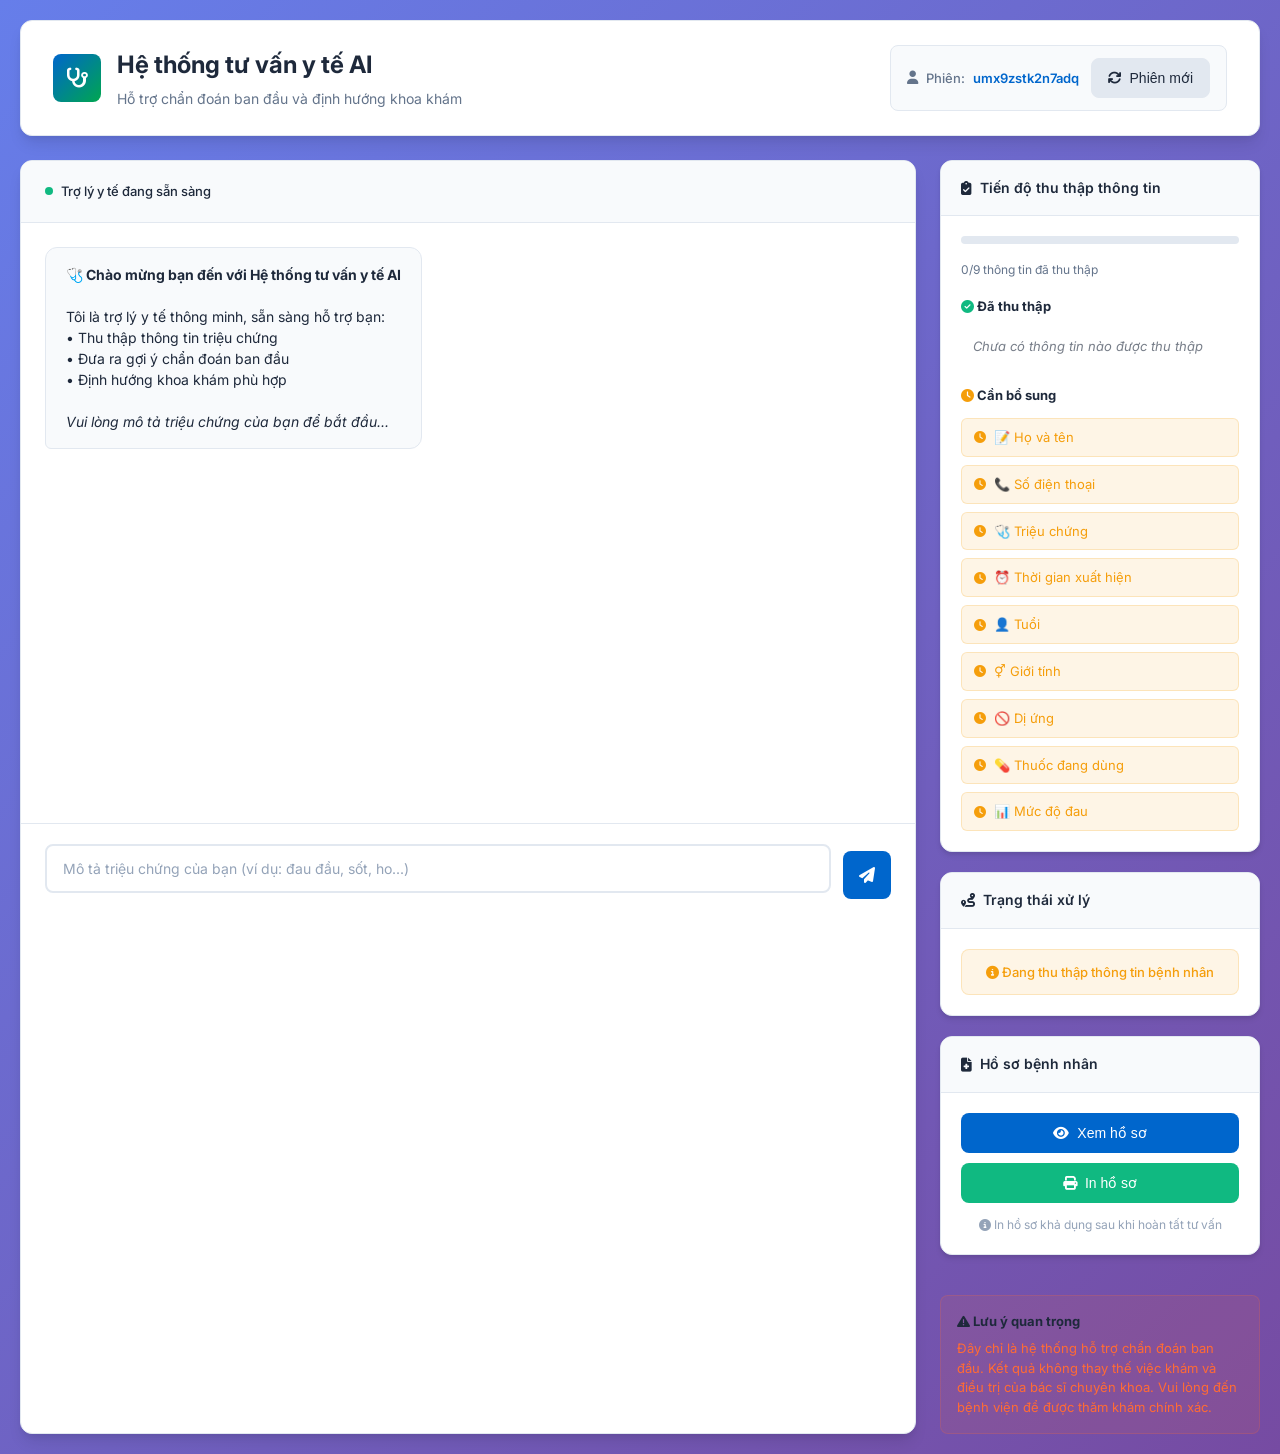
<file: frontend/index.html>
<!DOCTYPE html>
<html lang="vi">
<head>
  <meta charset="UTF-8">
  <meta name="viewport" content="width=device-width, initial-scale=1.0">
  <title>Hệ thống tư vấn y tế AI - Bệnh viện</title>
  <meta name="description" content="Hệ thống tư vấn y tế thông minh hỗ trợ chẩn đoán ban đầu">
  <link rel="preconnect" href="https://fonts.googleapis.com">
  <link rel="preconnect" href="https://fonts.gstatic.com" crossorigin>
  <link href="https://fonts.googleapis.com/css2?family=Inter:wght@300;400;500;600;700&display=swap" rel="stylesheet">
  <link href="https://cdnjs.cloudflare.com/ajax/libs/font-awesome/6.4.0/css/all.min.css" rel="stylesheet">
  <style>
    * {
      margin: 0;
      padding: 0;
      box-sizing: border-box;
    }

    :root {
      --primary-color: #0066cc;
      --primary-dark: #004499;
      --secondary-color: #00a650;
      --accent-color: #ff6b35;
      --bg-primary: #ffffff;
      --bg-secondary: #f8fafc;
      --bg-tertiary: #e2e8f0;
      --text-primary: #1e293b;
      --text-secondary: #64748b;
      --text-light: #94a3b8;
      --border-color: #e2e8f0;
      --border-hover: #cbd5e1;
      --success-color: #10b981;
      --warning-color: #f59e0b;
      --error-color: #ef4444;
      --shadow-sm: 0 1px 2px 0 rgba(0, 0, 0, 0.05);
      --shadow-md: 0 4px 6px -1px rgba(0, 0, 0, 0.1), 0 2px 4px -1px rgba(0, 0, 0, 0.06);
      --shadow-lg: 0 10px 15px -3px rgba(0, 0, 0, 0.1), 0 4px 6px -2px rgba(0, 0, 0, 0.05);
      --radius-sm: 6px;
      --radius-md: 8px;
      --radius-lg: 12px;
      --transition: all 0.2s cubic-bezier(0.4, 0, 0.2, 1);
    }

    body {
      font-family: 'Inter', -apple-system, BlinkMacSystemFont, sans-serif;
      background: linear-gradient(135deg, #667eea 0%, #764ba2 100%);
      min-height: 100vh;
      color: var(--text-primary);
      line-height: 1.6;
      font-size: 14px;
      overflow-x: hidden;
    }

    .container {
      max-width: 1400px;
      margin: 0 auto;
      padding: 20px;
      min-height: 100vh;
      display: flex;
      flex-direction: column;
    }

    .header {
      background: var(--bg-primary);
      border-radius: var(--radius-lg);
      padding: 24px 32px;
      box-shadow: var(--shadow-lg);
      margin-bottom: 24px;
      border: 1px solid var(--border-color);
    }

    .header-content {
      display: flex;
      align-items: center;
      justify-content: space-between;
      flex-wrap: wrap;
      gap: 16px;
    }

    .logo-section {
      display: flex;
      align-items: center;
      gap: 16px;
    }

    .logo {
      width: 48px;
      height: 48px;
      background: linear-gradient(135deg, var(--primary-color), var(--secondary-color));
      border-radius: var(--radius-md);
      display: flex;
      align-items: center;
      justify-content: center;
      color: white;
      font-size: 20px;
    }

    .title-section h1 {
      font-size: 24px;
      font-weight: 700;
      color: var(--text-primary);
      margin-bottom: 4px;
    }

    .title-section p {
      color: var(--text-secondary);
      font-size: 14px;
    }

    .user-info {
      display: flex;
      align-items: center;
      gap: 12px;
      background: var(--bg-secondary);
      padding: 12px 16px;
      border-radius: var(--radius-md);
      border: 1px solid var(--border-color);
    }

    .user-badge {
      display: flex;
      align-items: center;
      gap: 8px;
      font-size: 13px;
      font-weight: 500;
      color: var(--text-secondary);
    }

    .session-id {
      color: var(--primary-color);
      font-weight: 600;
    }

    .btn {
      display: inline-flex;
      align-items: center;
      gap: 8px;
      padding: 8px 16px;
      border: none;
      border-radius: var(--radius-md);
      font-size: 13px;
      font-weight: 500;
      cursor: pointer;
      transition: var(--transition);
      text-decoration: none;
      outline: none;
      position: relative;
      overflow: hidden;
    }

    .btn:focus {
      box-shadow: 0 0 0 3px rgba(0, 102, 204, 0.1);
    }

    .btn-primary {
      background: var(--primary-color);
      color: white;
    }

    .btn-primary:hover {
      background: var(--primary-dark);
      transform: translateY(-1px);
      box-shadow: var(--shadow-md);
    }

    .btn-secondary {
      background: var(--bg-primary);
      color: var(--text-primary);
      border: 1px solid var(--border-color);
    }

    .btn-secondary:hover {
      background: var(--bg-secondary);
      border-color: var(--border-hover);
    }

    .btn-success {
      background: var(--success-color);
      color: white;
    }

    .btn-success:hover {
      background: #059669;
    }

    .main-content {
      display: grid;
      grid-template-columns: 1fr 320px;
      gap: 24px;
      flex: 1;
    }

    .chat-section {
      background: var(--bg-primary);
      border-radius: var(--radius-lg);
      box-shadow: var(--shadow-lg);
      border: 1px solid var(--border-color);
      display: flex;
      flex-direction: column;
      overflow: hidden;
    }

    .chat-header {
      padding: 20px 24px;
      background: var(--bg-secondary);
      border-bottom: 1px solid var(--border-color);
      display: flex;
      align-items: center;
      justify-content: between;
      gap: 12px;
    }

    .chat-status {
      display: flex;
      align-items: center;
      gap: 8px;
      font-size: 13px;
      font-weight: 500;
    }

    .status-indicator {
      width: 8px;
      height: 8px;
      border-radius: 50%;
      background: var(--success-color);
      animation: pulse 2s infinite;
    }

    @keyframes pulse {
      0%, 100% { opacity: 1; }
      50% { opacity: 0.5; }
    }

    .chat-messages {
      flex: 1;
      padding: 24px;
      overflow-y: auto;
      max-height: 600px;
      scroll-behavior: smooth;
    }

    .chat-messages::-webkit-scrollbar {
      width: 6px;
    }

    .chat-messages::-webkit-scrollbar-track {
      background: var(--bg-secondary);
    }

    .chat-messages::-webkit-scrollbar-thumb {
      background: var(--border-hover);
      border-radius: 3px;
    }

    .message {
      margin-bottom: 20px;
      animation: fadeInUp 0.3s ease-out;
    }

    @keyframes fadeInUp {
      from {
        opacity: 0;
        transform: translateY(10px);
      }
      to {
        opacity: 1;
        transform: translateY(0);
      }
    }

    .message.user {
      display: flex;
      justify-content: flex-end;
    }

    .message.assistant {
      display: flex;
      justify-content: flex-start;
    }

    .message-content {
      max-width: 70%;
      padding: 16px 20px;
      border-radius: var(--radius-lg);
      font-size: 14px;
      line-height: 1.5;
      position: relative;
    }

    .message.user .message-content {
      background: var(--primary-color);
      color: white;
      border-bottom-right-radius: 6px;
    }

    .message.assistant .message-content {
      background: var(--bg-secondary);
      color: var(--text-primary);
      border: 1px solid var(--border-color);
      border-bottom-left-radius: 6px;
    }

    .message-time {
      font-size: 11px;
      opacity: 0.7;
      margin-top: 4px;
    }

    .typing-indicator {
      display: flex;
      align-items: center;
      gap: 8px;
      padding: 16px 20px;
      background: var(--bg-secondary);
      border: 1px solid var(--border-color);
      border-radius: var(--radius-lg);
      border-bottom-left-radius: 6px;
      max-width: 70%;
      font-size: 14px;
      color: var(--text-secondary);
    }

    .typing-dots {
      display: flex;
      gap: 4px;
    }

    .typing-dots span {
      width: 6px;
      height: 6px;
      background: var(--text-light);
      border-radius: 50%;
      animation: typing 1.4s infinite ease-in-out;
    }

    .typing-dots span:nth-child(1) { animation-delay: -0.32s; }
    .typing-dots span:nth-child(2) { animation-delay: -0.16s; }

    @keyframes typing {
      0%, 80%, 100% {
        transform: scale(0);
        opacity: 0.5;
      }
      40% {
        transform: scale(1);
        opacity: 1;
      }
    }

    .chat-input {
      border-top: 1px solid var(--border-color);
      padding: 20px 24px;
      background: var(--bg-primary);
    }

    .input-container {
      display: flex;
      gap: 12px;
      align-items: flex-end;
    }

    .input-wrapper {
      flex: 1;
      position: relative;
    }

    .chat-textarea {
      width: 100%;
      min-height: 48px;
      max-height: 120px;
      padding: 12px 16px;
      border: 2px solid var(--border-color);
      border-radius: var(--radius-md);
      font-family: inherit;
      font-size: 14px;
      line-height: 1.5;
      resize: none;
      outline: none;
      transition: var(--transition);
      background: var(--bg-primary);
    }

    .chat-textarea:focus {
      border-color: var(--primary-color);
      box-shadow: 0 0 0 3px rgba(0, 102, 204, 0.1);
    }

    .chat-textarea::placeholder {
      color: var(--text-light);
    }

    .send-button {
      padding: 12px 16px;
      min-width: 48px;
      height: 48px;
      background: var(--primary-color);
      color: white;
      border: none;
      border-radius: var(--radius-md);
      cursor: pointer;
      transition: var(--transition);
      display: flex;
      align-items: center;
      justify-content: center;
      font-size: 16px;
    }

    .send-button:hover:not(:disabled) {
      background: var(--primary-dark);
      transform: translateY(-1px);
    }

    .send-button:disabled {
      opacity: 0.5;
      cursor: not-allowed;
    }

    .sidebar {
      display: flex;
      flex-direction: column;
      gap: 20px;
    }

    .panel {
      background: var(--bg-primary);
      border: 1px solid var(--border-color);
      border-radius: var(--radius-lg);
      box-shadow: var(--shadow-md);
      overflow: hidden;
    }

    .panel-header {
      padding: 16px 20px;
      background: var(--bg-secondary);
      border-bottom: 1px solid var(--border-color);
      font-weight: 600;
      font-size: 14px;
      color: var(--text-primary);
      display: flex;
      align-items: center;
      gap: 8px;
    }

    .panel-content {
      padding: 20px;
    }

    .progress-bar {
      width: 100%;
      height: 8px;
      background: var(--bg-tertiary);
      border-radius: 4px;
      overflow: hidden;
      margin-bottom: 16px;
    }

    .progress-fill {
      height: 100%;
      background: linear-gradient(90deg, var(--primary-color), var(--secondary-color));
      border-radius: 4px;
      transition: width 0.3s ease;
    }

    .slot-list {
      display: flex;
      flex-direction: column;
      gap: 8px;
    }

    .slot-item {
      padding: 8px 12px;
      border-radius: var(--radius-sm);
      font-size: 13px;
      display: flex;
      align-items: center;
      gap: 8px;
    }

    .slot-item.filled {
      background: rgba(16, 185, 129, 0.1);
      color: var(--success-color);
      border: 1px solid rgba(16, 185, 129, 0.2);
    }

    .slot-item.missing {
      background: rgba(245, 158, 11, 0.1);
      color: var(--warning-color);
      border: 1px solid rgba(245, 158, 11, 0.2);
    }

    .slot-item i {
      font-size: 12px;
    }

    .action-status {
      padding: 12px 16px;
      border-radius: var(--radius-md);
      font-size: 13px;
      font-weight: 500;
      text-align: center;
      border: 1px solid;
    }

    .action-status.collecting {
      background: rgba(245, 158, 11, 0.1);
      color: var(--warning-color);
      border-color: rgba(245, 158, 11, 0.2);
    }

    .action-status.ready {
      background: rgba(16, 185, 129, 0.1);
      color: var(--success-color);
      border-color: rgba(16, 185, 129, 0.2);
    }

    .action-buttons {
      display: flex;
      flex-direction: column;
      gap: 12px;
    }

    .disclaimer {
      background: rgba(255, 107, 53, 0.1);
      border: 1px solid rgba(255, 107, 53, 0.2);
      border-radius: var(--radius-md);
      padding: 16px;
      margin-top: 20px;
      font-size: 13px;
      line-height: 1.5;
      color: var(--accent-color);
    }

    .disclaimer strong {
      display: block;
      margin-bottom: 8px;
      color: var(--text-primary);
    }

    @media (max-width: 1024px) {
      .main-content {
        grid-template-columns: 1fr;
        gap: 16px;
      }
      
      .sidebar {
        order: -1;
      }
      
      .container {
        padding: 16px;
      }
      
      .header {
        padding: 20px 24px;
      }
      
      .header-content {
        flex-direction: column;
        align-items: stretch;
      }
    }

    @media (max-width: 768px) {
      .container {
        padding: 12px;
      }
      
      .header {
        padding: 16px 20px;
      }
      
      .title-section h1 {
        font-size: 20px;
      }
      
      .chat-messages {
        max-height: 400px;
        padding: 16px;
      }
      
      .message-content {
        max-width: 85%;
        padding: 12px 16px;
      }
      
      .chat-input {
        padding: 16px 20px;
      }
    }

    /* Loading states */
    .loading {
      opacity: 0.6;
      pointer-events: none;
    }

    .spinner {
      display: inline-block;
      width: 16px;
      height: 16px;
      border: 2px solid rgba(255, 255, 255, 0.3);
      border-radius: 50%;
      border-top-color: white;
      animation: spin 1s ease-in-out infinite;
    }

    @keyframes spin {
      to { transform: rotate(360deg); }
    }

    /* Accessibility improvements */
    .sr-only {
      position: absolute;
      width: 1px;
      height: 1px;
      padding: 0;
      margin: -1px;
      overflow: hidden;
      clip: rect(0, 0, 0, 0);
      white-space: nowrap;
      border: 0;
    }

    /* High contrast mode support */
    @media (prefers-contrast: high) {
      :root {
        --border-color: #000000;
        --text-secondary: #000000;
      }
    }

    /* Reduced motion support */
    @media (prefers-reduced-motion: reduce) {
      *, *::before, *::after {
        animation-duration: 0.01ms !important;
        animation-iteration-count: 1 !important;
        transition-duration: 0.01ms !important;
      }
    }

    /* A4 Print Styles */
    .print-record {
      display: none;
    }

    @media print {
      body * {
        visibility: hidden;
      }
      .print-record, .print-record * {
        visibility: visible;
      }
      .print-record {
        position: absolute;
        left: 0;
        top: 0;
        width: 100%;
        display: block !important;
      }
    }

    .a4-document {
      width: 210mm;
      min-height: 297mm;
      padding: 20mm;
      margin: 0 auto;
      background: white;
      box-shadow: 0 0 10px rgba(0,0,0,0.1);
      font-family: 'Times New Roman', serif;
      font-size: 12pt;
      line-height: 1.5;
      color: #000;
    }

    .a4-header {
      text-align: center;
      border-bottom: 2px solid #0066cc;
      padding-bottom: 15px;
      margin-bottom: 25px;
    }

    .a4-logo {
      font-size: 24pt;
      color: #0066cc;
      margin-bottom: 10px;
    }

    .a4-title {
      font-size: 18pt;
      font-weight: bold;
      color: #333;
      margin: 10px 0;
    }

    .a4-subtitle {
      font-size: 14pt;
      color: #666;
      margin-bottom: 20px;
    }

    .a4-section {
      margin-bottom: 20px;
    }

    .a4-section-title {
      font-size: 14pt;
      font-weight: bold;
      color: #0066cc;
      border-bottom: 1px solid #ddd;
      padding-bottom: 5px;
      margin-bottom: 10px;
    }

    .a4-field {
      margin-bottom: 8px;
      display: flex;
      align-items: flex-start;
    }

    .a4-field-label {
      font-weight: bold;
      min-width: 140px;
      color: #333;
    }

    .a4-field-value {
      flex: 1;
      padding-left: 10px;
    }

    .a4-footer {
      margin-top: 40px;
      padding-top: 20px;
      border-top: 1px solid #ddd;
      text-align: center;
      font-size: 10pt;
      color: #666;
    }

    /* Profile View Modal */
    .profile-modal {
      display: none;
      position: fixed;
      z-index: 1000;
      left: 0;
      top: 0;
      width: 100%;
      height: 100%;
      overflow: auto;
      background-color: rgba(0,0,0,0.5);
    }

    .profile-modal-content {
      background-color: var(--bg-primary);
      margin: 5% auto;
      padding: 0;
      border: 1px solid var(--border-color);
      border-radius: var(--radius-lg);
      width: 90%;
      max-width: 600px;
      box-shadow: var(--shadow-xl);
      animation: slideDown 0.3s ease-out;
    }

    @keyframes slideDown {
      from { transform: translateY(-50px); opacity: 0; }
      to { transform: translateY(0); opacity: 1; }
    }

    .profile-modal-header {
      padding: 20px 24px;
      background: var(--bg-secondary);
      border-bottom: 1px solid var(--border-color);
      border-radius: var(--radius-lg) var(--radius-lg) 0 0;
      display: flex;
      justify-content: space-between;
      align-items: center;
    }

    .profile-modal-title {
      font-size: 18px;
      font-weight: 600;
      color: var(--text-primary);
      display: flex;
      align-items: center;
      gap: 10px;
    }

    .profile-close {
      color: var(--text-light);
      font-size: 24px;
      font-weight: bold;
      cursor: pointer;
      background: none;
      border: none;
      padding: 5px;
      border-radius: var(--radius-sm);
      transition: var(--transition);
    }

    .profile-close:hover {
      color: var(--text-primary);
      background: var(--bg-tertiary);
    }

    .profile-modal-body {
      padding: 24px;
      max-height: 70vh;
      overflow-y: auto;
    }

    .profile-field {
      margin-bottom: 16px;
      padding: 12px;
      background: var(--bg-secondary);
      border-radius: var(--radius-md);
      border: 1px solid var(--border-color);
    }

    .profile-field-label {
      font-weight: 600;
      color: var(--text-primary);
      margin-bottom: 4px;
      font-size: 13px;
    }

    .profile-field-value {
      color: var(--text-secondary);
      font-size: 14px;
      line-height: 1.4;
    }

    .profile-field.empty .profile-field-value {
      color: var(--text-light);
      font-style: italic;
    }

    /* Profile Section Styles */
    .profile-section {
      margin-bottom: 20px;
    }

    .profile-section-title {
      font-size: 16px;
      font-weight: 600;
      color: var(--primary-color);
      margin-bottom: 12px;
      padding-bottom: 8px;
      border-bottom: 2px solid var(--border-color);
    }

    .profile-field {
      margin-bottom: 12px;
      display: flex;
      flex-wrap: wrap;
      gap: 4px;
    }

    .profile-label {
      font-weight: 600;
      color: var(--text-primary);
      min-width: 120px;
    }

    .profile-value {
      color: var(--text-secondary);
      flex: 1;
    }

    .profile-empty {
      text-align: center;
      color: var(--text-light);
      font-style: italic;
      padding: 40px 20px;
    }

    /* Action Buttons */
    .action-buttons {
      display: flex;
      flex-direction: column;
      gap: 10px;
    }

    .btn {
      display: flex;
      align-items: center;
      justify-content: center;
      gap: 8px;
      padding: 10px 16px;
      border: none;
      border-radius: var(--radius-md);
      font-size: 14px;
      font-weight: 500;
      cursor: pointer;
      transition: var(--transition);
      text-decoration: none;
      min-height: 40px;
    }

    .btn:disabled {
      opacity: 0.5;
      cursor: not-allowed;
    }

    .btn-primary {
      background: var(--primary-color);
      color: white;
    }

    .btn-primary:hover:not(:disabled) {
      background: var(--primary-dark);
      transform: translateY(-1px);
    }

    .btn-secondary {
      background: var(--bg-tertiary);
      color: var(--text-primary);
      border: 1px solid var(--border-color);
    }

    .btn-secondary:hover:not(:disabled) {
      background: var(--bg-secondary);
      transform: translateY(-1px);
    }

    .btn-success {
      background: var(--success-color);
      color: white;
    }

    .btn-success:hover:not(:disabled) {
      background: #059669;
      transform: translateY(-1px);
    }
  </style>
</head>
<body>
  <div class="container">
    <header class="header">
      <div class="header-content">
        <div class="logo-section">
          <div class="logo">
            <i class="fas fa-stethoscope"></i>
          </div>
          <div class="title-section">
            <h1>Hệ thống tư vấn y tế AI</h1>
            <p>Hỗ trợ chẩn đoán ban đầu và định hướng khoa khám</p>
          </div>
        </div>
        <div class="user-info">
          <div class="user-badge">
            <i class="fas fa-user"></i>
            <span>Phiên:</span>
            <span class="session-id" id="user-id">Đang tạo...</span>
          </div>
          <button class="btn btn-secondary" id="reset-btn" title="Bắt đầu phiên tư vấn mới">
            <i class="fas fa-refresh"></i>
            <span>Phiên mới</span>
          </button>
        </div>
      </div>
    </header>

    <main class="main-content">
      <section class="chat-section">
        <div class="chat-header">
          <div class="chat-status">
            <div class="status-indicator"></div>
            <span>Trợ lý y tế đang sẵn sàng</span>
          </div>
        </div>
        
        <div class="chat-messages" id="chat-box" role="log" aria-live="polite" aria-label="Cuộc trò chuyện với trợ lý y tế">
          <div class="message assistant">
            <div class="message-content">
              <strong>🩺 Chào mừng bạn đến với Hệ thống tư vấn y tế AI</strong><br><br>
              Tôi là trợ lý y tế thông minh, sẵn sàng hỗ trợ bạn:<br>
              • Thu thập thông tin triệu chứng<br>
              • Đưa ra gợi ý chẩn đoán ban đầu<br>
              • Định hướng khoa khám phù hợp<br><br>
              <em>Vui lòng mô tả triệu chứng của bạn để bắt đầu...</em>
            </div>
          </div>
        </div>
        
        <div class="chat-input">
          <div class="input-container">
            <div class="input-wrapper">
              <textarea 
                class="chat-textarea" 
                id="user-input" 
                placeholder="Mô tả triệu chứng của bạn (ví dụ: đau đầu, sốt, ho...)"
                rows="1"
                aria-label="Nhập triệu chứng của bạn"
              ></textarea>
            </div>
            <button class="send-button" id="send-btn" aria-label="Gửi tin nhắn">
              <i class="fas fa-paper-plane"></i>
            </button>
          </div>
        </div>
      </section>

      <aside class="sidebar">
        <div class="panel">
          <div class="panel-header">
            <i class="fas fa-clipboard-check"></i>
            <span>Tiến độ thu thập thông tin</span>
          </div>
          <div class="panel-content">
            <div class="progress-bar">
              <div class="progress-fill" id="progress-fill" style="width: 0%"></div>
            </div>
            <div id="progress-text" class="text-center" style="font-size: 12px; color: var(--text-secondary); margin-bottom: 16px;">
              0/7 thông tin đã thu thập
            </div>
            
            <div class="slot-section">
              <h4 style="font-size: 13px; margin-bottom: 12px; color: var(--text-primary);">
                <i class="fas fa-check-circle" style="color: var(--success-color);"></i>
                Đã thu thập
              </h4>
              <div class="slot-list" id="filled-slots"></div>
            </div>
            
            <div class="slot-section" style="margin-top: 20px;">
              <h4 style="font-size: 13px; margin-bottom: 12px; color: var(--text-primary);">
                <i class="fas fa-clock" style="color: var(--warning-color);"></i>
                Cần bổ sung
              </h4>
              <div class="slot-list" id="missing-slots"></div>
            </div>
          </div>
        </div>

        <div class="panel">
          <div class="panel-header">
            <i class="fas fa-route"></i>
            <span>Trạng thái xử lý</span>
          </div>
          <div class="panel-content">
            <div id="next-action" class="action-status collecting">
              <i class="fas fa-info-circle"></i>
              Đang thu thập thông tin bệnh nhân
            </div>
          </div>
        </div>

        <div class="panel">
          <div class="panel-header">
            <i class="fas fa-file-medical"></i>
            <span>Hồ sơ bệnh nhân</span>
          </div>
          <div class="panel-content">
            <div class="action-buttons">
              <button class="btn btn-primary" id="view-profile-btn">
                <i class="fas fa-eye"></i>
                <span>Xem hồ sơ</span>
              </button>
              <button class="btn btn-success" id="print-record-btn" disabled>
                <i class="fas fa-print"></i>
                <span>In hồ sơ</span>
              </button>
            </div>
            <div style="margin-top: 12px; font-size: 12px; color: var(--text-light); text-align: center;">
              <i class="fas fa-info-circle"></i>
              In hồ sơ khả dụng sau khi hoàn tất tư vấn
            </div>
          </div>
        </div>

        <div class="disclaimer">
          <strong><i class="fas fa-exclamation-triangle"></i> Lưu ý quan trọng</strong>
          Đây chỉ là hệ thống hỗ trợ chẩn đoán ban đầu. Kết quả không thay thế việc khám và điều trị của bác sĩ chuyên khoa. Vui lòng đến bệnh viện để được thăm khám chính xác.
        </div>
      </aside>
    </main>
  </div>

  <!-- Profile View Modal -->
  <div id="profile-modal" class="profile-modal">
    <div class="profile-modal-content">
      <div class="profile-modal-header">
        <div class="profile-modal-title">
          <i class="fas fa-user-md"></i>
          <span>Thông tin hồ sơ bệnh nhân</span>
        </div>
        <button class="profile-close">&times;</button>
      </div>
      <div class="profile-modal-body" id="profile-modal-body">
        <!-- Profile content will be populated here -->
      </div>
    </div>
  </div>

  <!-- Configuration must be loaded first -->
  <script src="config.js"></script>
  <script src="app.js"></script>
</body>
</html>
</file>
